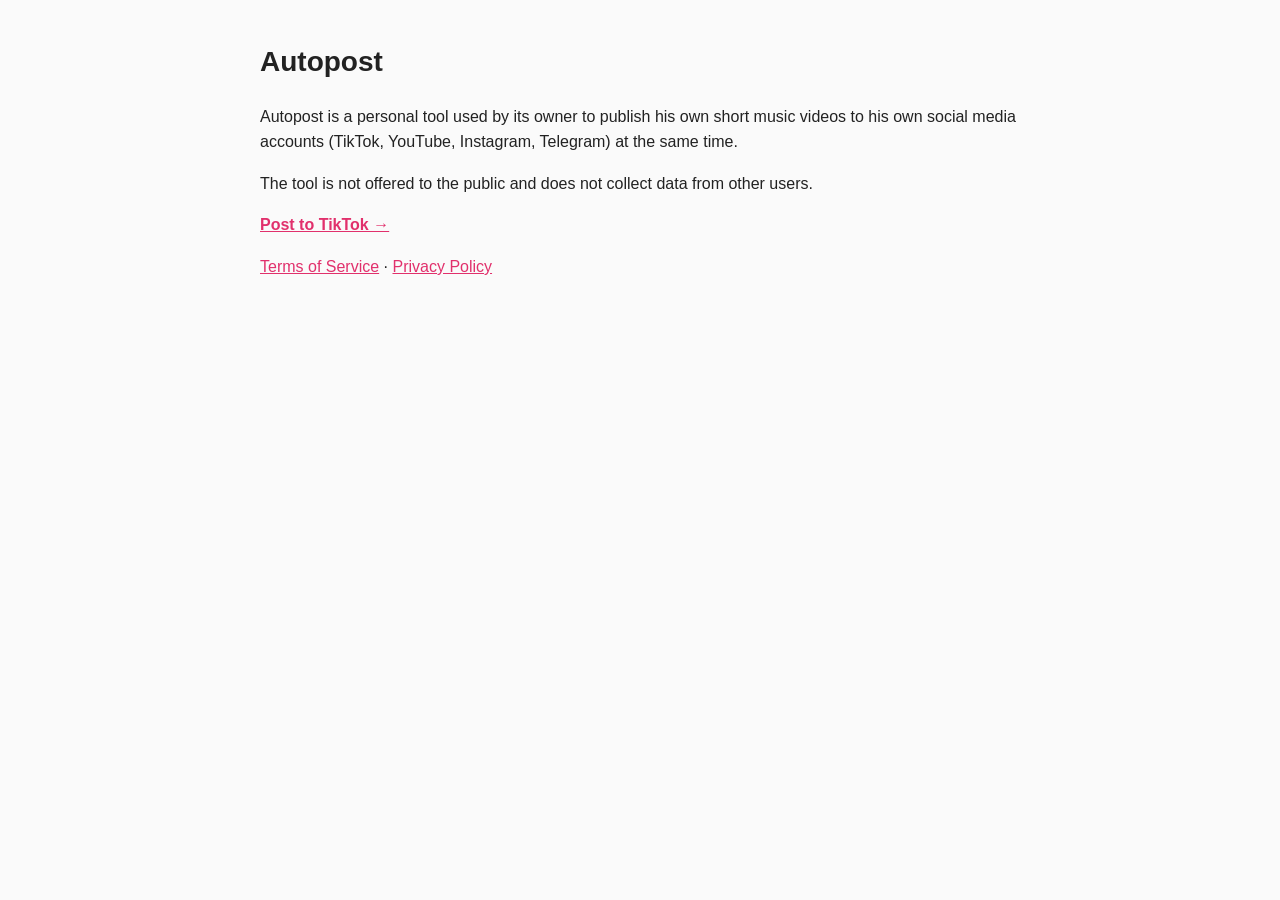
<file: index.html>
<!doctype html><html lang="en"><head><meta charset="utf-8"><meta name="viewport" content="width=device-width,initial-scale=1">
<title>Autopost</title><link rel="stylesheet" href="style.css"></head><body>
<h1>Autopost</h1>
<p>Autopost is a personal tool used by its owner to publish his own short music videos to his own social media accounts (TikTok, YouTube, Instagram, Telegram) at the same time.</p>
<p>The tool is not offered to the public and does not collect data from other users.</p>
<p><a href="post.html"><b>Post to TikTok →</b></a></p>
<p><a href="terms.html">Terms of Service</a> · <a href="privacy.html">Privacy Policy</a></p>

</body></html>
</file>
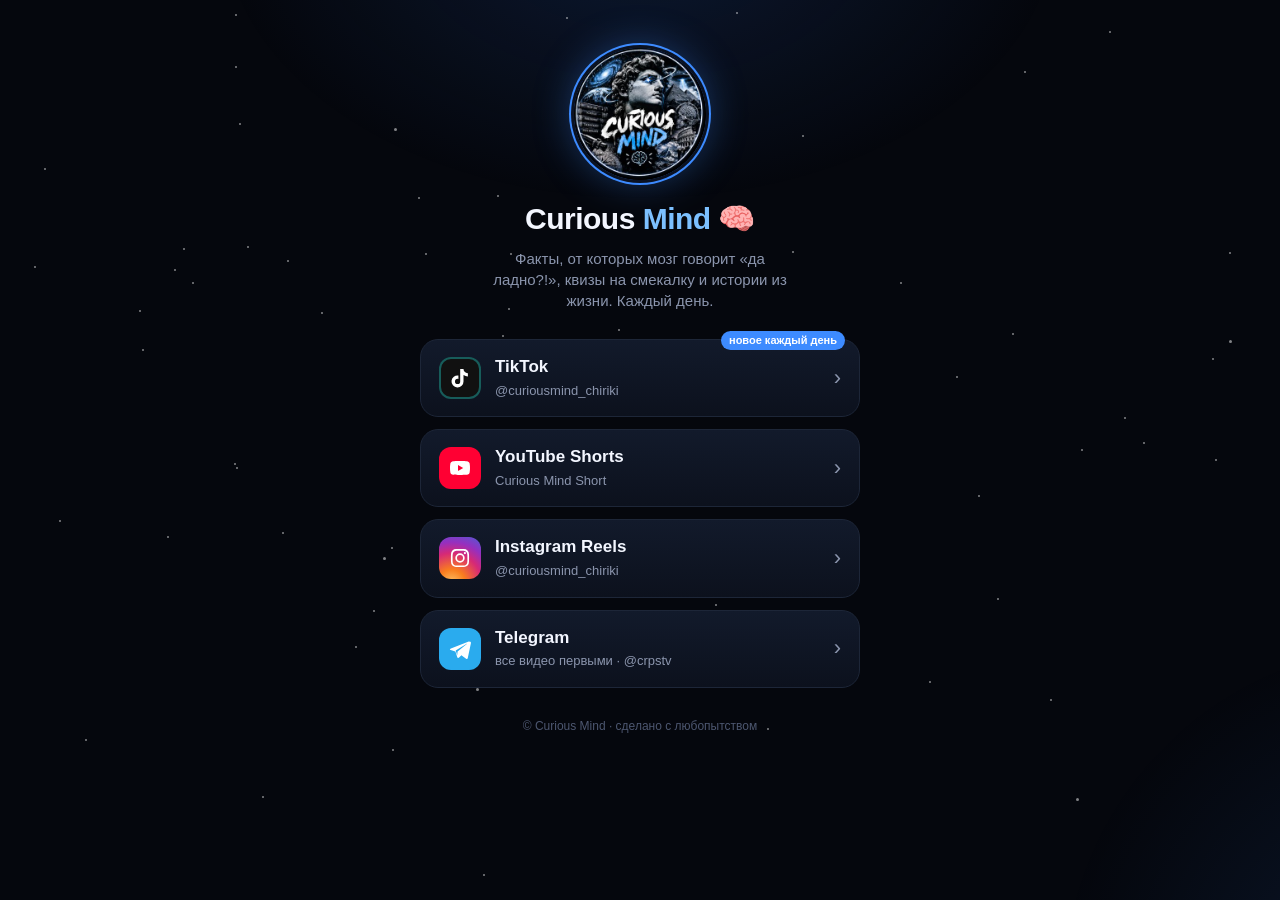
<file: cm/index.html>
<!doctype html>
<html lang="ru">
<head>
<meta charset="utf-8">
<meta name="viewport" content="width=device-width,initial-scale=1,viewport-fit=cover">
<title>Curious Mind</title>
<meta name="description" content="Факты, от которых мозг говорит «да ладно?!», квизы и истории из жизни. Каждый день.">
<meta property="og:title" content="Curious Mind 🧠">
<meta property="og:description" content="Факты, квизы и истории из жизни — каждый день. Выбирай, где смотреть.">
<meta property="og:image" content="https://zxcmd-qq.github.io/cm/ava.jpg">
<meta name="theme-color" content="#05070d">
<link rel="icon" href="ava.jpg">
<link rel="apple-touch-icon" href="ava.jpg">
<style>
  :root{--bg:#05070d;--card:#0e1320;--line:#1d2638;--txt:#f3f6ff;--mut:#8b95ad;--blue:#3d8bff;--blue2:#7cc0ff}
  *{box-sizing:border-box;-webkit-tap-highlight-color:transparent}
  html,body{margin:0;min-height:100%;background:var(--bg);color:var(--txt);font:16px/1.4 -apple-system,BlinkMacSystemFont,"SF Pro Text","Segoe UI",Roboto,sans-serif}
  body{display:flex;justify-content:center;padding:calc(env(safe-area-inset-top) + 48px) 16px calc(env(safe-area-inset-bottom) + 32px);overflow-x:hidden}
  /* звёзды и свечение */
  .sky{position:fixed;inset:0;pointer-events:none;z-index:0;
    background:radial-gradient(600px 400px at 50% -80px,#1b3d7a55,transparent 70%),radial-gradient(500px 500px at 110% 110%,#3d8bff1f,transparent 70%)}
  .sky i{position:absolute;width:2px;height:2px;border-radius:50%;background:#fff;opacity:.5;animation:tw 4s infinite ease-in-out}
  @keyframes tw{50%{opacity:.08}}
  main{position:relative;z-index:1;width:100%;max-width:440px;text-align:center}
  .ava{width:132px;height:132px;border-radius:50%;display:block;margin:0 auto 18px;box-shadow:0 0 0 3px #0b1222,0 0 0 5px var(--blue),0 0 40px #3d8bff66;animation:float 6s ease-in-out infinite}
  @keyframes float{50%{transform:translateY(-6px)}}
  h1{margin:0;font-size:30px;font-weight:900;letter-spacing:-.5px}
  h1 b{color:var(--blue2)}
  .sub{color:var(--mut);margin:8px auto 28px;max-width:320px;font-size:15px}
  .links{display:flex;flex-direction:column;gap:12px}
  a.btn{position:relative;display:flex;align-items:center;gap:14px;padding:15px 18px;border-radius:18px;text-decoration:none;color:var(--txt);
    background:linear-gradient(180deg,#121a2b,#0c111d);border:1px solid var(--line);transition:transform .15s,border-color .15s,box-shadow .15s;opacity:0;animation:in .5s ease forwards}
  a.btn:hover,a.btn:active{transform:translateY(-2px) scale(1.01);border-color:var(--c);box-shadow:0 8px 30px -10px var(--c)}
  @keyframes in{from{opacity:0;transform:translateY(10px)}to{opacity:1;transform:none}}
  .ic{width:42px;height:42px;border-radius:12px;display:grid;place-items:center;flex:none;background:var(--c)}
  .ic svg{width:24px;height:24px;fill:#fff}
  .t{flex:1;text-align:left;min-width:0}
  .t b{display:block;font-size:17px}
  .t span{color:var(--mut);font-size:13px}
  .arr{color:var(--mut);font-size:22px}
  .tag{position:absolute;top:-9px;right:14px;background:var(--blue);color:#fff;font-size:11px;font-weight:700;padding:2px 8px;border-radius:99px}
  footer{margin-top:30px;color:#4d5770;font-size:12px}
</style>
</head>
<body>
<div class="sky" id="sky"></div>
<main>
  <img class="ava" src="ava.jpg" alt="Curious Mind">
  <h1>Curious <b>Mind</b> 🧠</h1>
  <p class="sub">Факты, от которых мозг говорит «да ладно?!», квизы на смекалку и истории из жизни. Каждый день.</p>
  <nav class="links">
    <a class="btn" style="--c:#fe2c55;animation-delay:.05s" href="https://www.tiktok.com/@curiousmind_chiriki" target="_blank" rel="noopener">
      <span class="ic" style="background:#111;box-shadow:inset 0 0 0 2px #25f4ee55"><svg viewBox="0 0 24 24"><path d="M16.6 5.8A4.3 4.3 0 0 1 15.5 3h-3.3v12.4a2.6 2.6 0 1 1-2.6-2.6c.3 0 .5 0 .8.1V9.5a6 6 0 1 0 5.1 5.9V9.1a7.6 7.6 0 0 0 4.4 1.4V7.2a4.3 4.3 0 0 1-3.3-1.4z"/></svg></span>
      <span class="t"><b>TikTok</b><span>@curiousmind_chiriki</span></span><span class="arr">›</span>
      <span class="tag">новое каждый день</span>
    </a>
    <a class="btn" style="--c:#ff0033;animation-delay:.12s" href="https://www.youtube.com/channel/UCJhS8pn5LqPRJ_EqvW3Sm-g?sub_confirmation=1" target="_blank" rel="noopener">
      <span class="ic"><svg viewBox="0 0 24 24"><path d="M21.6 7.2a2.5 2.5 0 0 0-1.8-1.8C18.2 5 12 5 12 5s-6.2 0-7.8.4A2.5 2.5 0 0 0 2.4 7.2 26 26 0 0 0 2 12a26 26 0 0 0 .4 4.8 2.5 2.5 0 0 0 1.8 1.8C5.8 19 12 19 12 19s6.2 0 7.8-.4a2.5 2.5 0 0 0 1.8-1.8A26 26 0 0 0 22 12a26 26 0 0 0-.4-4.8zM10 15V9l5.2 3z"/></svg></span>
      <span class="t"><b>YouTube Shorts</b><span>Curious Mind Short</span></span><span class="arr">›</span>
    </a>
    <a class="btn" style="--c:#e1306c;animation-delay:.19s" href="https://www.instagram.com/curiousmind_chiriki" target="_blank" rel="noopener">
      <span class="ic" style="background:radial-gradient(circle at 30% 110%,#fdc468 0%,#fa7e1e 25%,#d62976 55%,#962fbf 75%,#4f5bd5 100%)"><svg viewBox="0 0 24 24"><path d="M12 7.3A4.7 4.7 0 1 0 16.7 12 4.7 4.7 0 0 0 12 7.3zm0 7.7a3 3 0 1 1 3-3 3 3 0 0 1-3 3zm6-7.9a1.1 1.1 0 1 1-1.1-1.1A1.1 1.1 0 0 1 18 7.1zM21 8.2a5.4 5.4 0 0 0-1.5-3.8A5.4 5.4 0 0 0 15.8 3C14.3 2.9 9.7 2.9 8.2 3a5.4 5.4 0 0 0-3.8 1.4A5.4 5.4 0 0 0 3 8.2c-.1 1.5-.1 6.1 0 7.6a5.4 5.4 0 0 0 1.4 3.8A5.4 5.4 0 0 0 8.2 21c1.5.1 6.1.1 7.6 0a5.4 5.4 0 0 0 3.8-1.4 5.4 5.4 0 0 0 1.4-3.8c.1-1.5.1-6.1 0-7.6zm-2 9.3a3.1 3.1 0 0 1-1.7 1.7c-1.2.5-4 .4-5.3.4s-4.1.1-5.3-.4a3.1 3.1 0 0 1-1.7-1.7c-.5-1.2-.4-4-.4-5.3s-.1-4.1.4-5.3a3.1 3.1 0 0 1 1.7-1.7C8 4.7 10.7 4.8 12 4.8s4.1-.1 5.3.4a3.1 3.1 0 0 1 1.7 1.7c.5 1.2.4 4 .4 5.3s.1 4.1-.4 5.3z"/></svg></span>
      <span class="t"><b>Instagram Reels</b><span>@curiousmind_chiriki</span></span><span class="arr">›</span>
    </a>
    <a class="btn" style="--c:#2aabee;animation-delay:.26s" href="https://t.me/crpstv" target="_blank" rel="noopener">
      <span class="ic"><svg viewBox="0 0 24 24"><path d="M21.4 4.3 2.9 11.4c-1.3.5-1.3 1.2-.2 1.6l4.7 1.5 1.8 5.6c.2.6.4.8.9.8s.7-.2 1-.5l2.3-2.2 4.7 3.5c.9.5 1.5.2 1.7-.8l3.1-14.6c.3-1.3-.5-1.9-1.5-1.4zM9.6 14.4l-.4 3.9-1.5-4.7 10.6-6.7c.5-.3.9-.1.5.2z"/></svg></span>
      <span class="t"><b>Telegram</b><span>все видео первыми · @crpstv</span></span><span class="arr">›</span>
    </a>
  </nav>
  <footer>© Curious Mind · сделано с любопытством</footer>
</main>
<script>
  const sky = document.getElementById('sky');
  for (let i = 0; i < 70; i++) {
    const s = document.createElement('i');
    s.style.left = Math.random() * 100 + '%'; s.style.top = Math.random() * 100 + '%';
    s.style.animationDelay = (Math.random() * 4).toFixed(2) + 's';
    const z = Math.random() < .15 ? 3 : 2; s.style.width = s.style.height = z + 'px';
    sky.appendChild(s);
  }
</script>
</body>
</html>
</file>
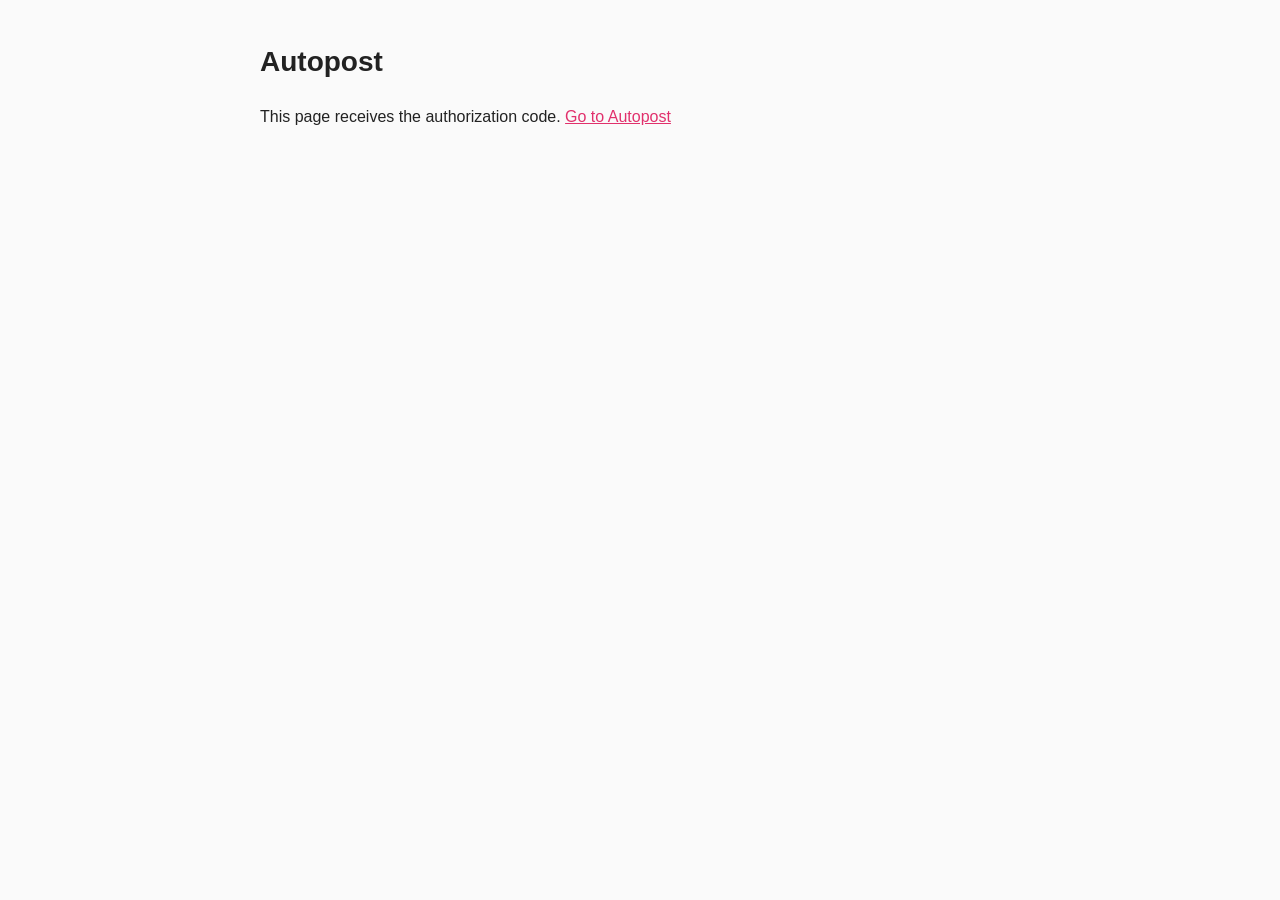
<file: callback.html>
<!doctype html><html lang="en"><head><meta charset="utf-8"><meta name="viewport" content="width=device-width,initial-scale=1">
<title>Autopost — authorization</title><link rel="stylesheet" href="style.css"></head><body>
<h1>Autopost</h1>
<div id="box"></div>
<script>
const p = new URLSearchParams(location.search);
const code = p.get("code"), err = p.get("error_description") || p.get("error"), state = p.get("state");
const box = document.getElementById("box");
if (code && state && state.startsWith("post")) {
  sessionStorage.setItem("tt_code", code);
  location.replace("post.html");
} else if (code) {
  box.innerHTML = '<p>✅ Authorized. Copy the code:</p>' +
    '<textarea id="c" rows="4" style="width:100%;font-size:14px" readonly></textarea>' +
    '<p><button id="b" style="font-size:16px;padding:8px 16px">Copy</button> <span id="ok"></span></p>';
  document.getElementById("c").value = code;
  document.getElementById("b").onclick = async () => {
    await navigator.clipboard.writeText(code); document.getElementById("ok").textContent = "Copied ✔︎";
  };
} else if (err) {
  box.textContent = "Error: " + err;
} else {
  box.innerHTML = 'This page receives the authorization code. <a href="post.html">Go to Autopost</a>';
}
</script>
</body></html>
</file>
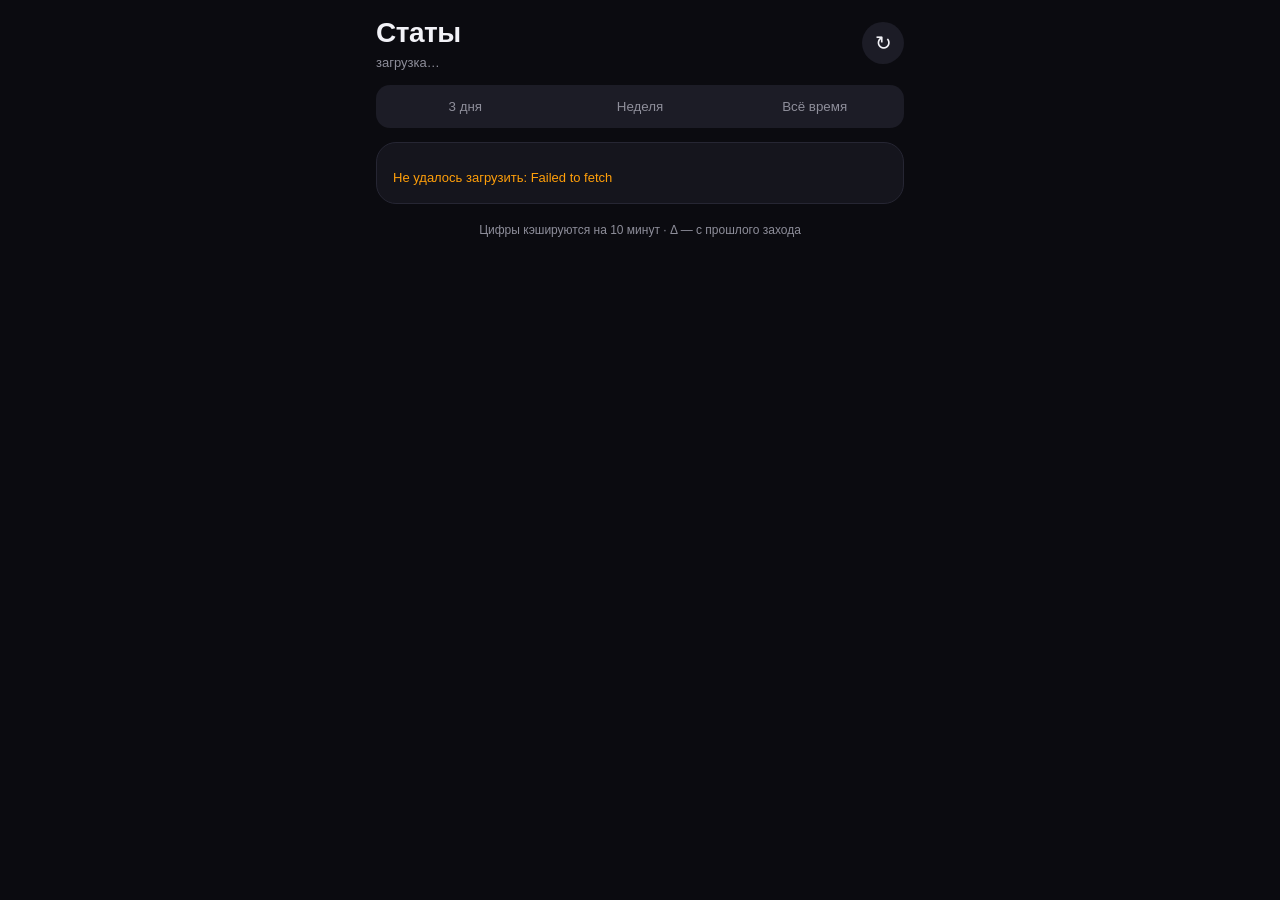
<file: dash.html>
<!doctype html>
<html lang="ru">
<head>
<meta charset="utf-8">
<meta name="viewport" content="width=device-width,initial-scale=1,viewport-fit=cover">
<meta name="apple-mobile-web-app-capable" content="yes">
<meta name="mobile-web-app-capable" content="yes">
<meta name="apple-mobile-web-app-status-bar-style" content="black-translucent">
<meta name="apple-mobile-web-app-title" content="Статы">
<meta name="theme-color" content="#0b0b10">
<link rel="apple-touch-icon" href="dash-icon.png">
<link rel="manifest" href="dash.webmanifest">
<title>Статы</title>
<style>
  :root{
    --bg:#0b0b10; --card:#15151d; --card2:#1c1c26; --line:#262633; --txt:#f2f2f7; --mut:#8e8e9a;
    --up:#34c759; --down:#ff453a;
    --yt:#ff3b30; --tg:#2aabee; --ig:#e1306c; --tt:#25f4ee;
  }
  *{box-sizing:border-box;-webkit-tap-highlight-color:transparent}
  html,body{margin:0;background:var(--bg);color:var(--txt);font:16px/1.35 -apple-system,BlinkMacSystemFont,"SF Pro Text","Segoe UI",sans-serif}
  body{padding:calc(env(safe-area-inset-top) + 14px) 16px calc(env(safe-area-inset-bottom) + 24px);max-width:560px;margin:0 auto;overscroll-behavior-y:contain}
  header{display:flex;align-items:center;justify-content:space-between;margin-bottom:14px}
  h1{font-size:28px;font-weight:800;margin:0;letter-spacing:-.5px}
  .upd{color:var(--mut);font-size:13px;margin-top:2px}
  .btn{border:0;background:var(--card2);color:var(--txt);width:42px;height:42px;border-radius:50%;font-size:20px;display:grid;place-items:center}
  .btn.spin span{display:inline-block;animation:sp 1s linear infinite}
  @keyframes sp{to{transform:rotate(360deg)}}
  .hero{background:linear-gradient(135deg,#2a1b4d,#16162a 55%,#0f2833);border-radius:24px;padding:20px;margin-bottom:14px;position:relative;overflow:hidden}
  .hero .lbl{color:#c9c6e8;font-size:13px;text-transform:uppercase;letter-spacing:.08em}
  .hero .big{font-size:46px;font-weight:800;letter-spacing:-1.5px;margin:4px 0 2px}
  .delta{font-size:14px;font-weight:600}
  .delta.up{color:var(--up)} .delta.down{color:var(--down)} .delta.zero{color:var(--mut)}
  .vrow{display:flex;align-items:flex-end;justify-content:space-between;margin-top:14px;padding-top:12px;border-top:1px solid #ffffff1f}
  .hero .mid{font-size:28px;font-weight:800;letter-spacing:-.8px;margin-top:2px}
  .bars{display:flex;height:8px;border-radius:6px;overflow:hidden;margin-top:14px;background:#ffffff14}
  .bars i{display:block;height:100%}
  .legend{display:flex;gap:12px;flex-wrap:wrap;margin-top:8px;font-size:12px;color:#c9c6e8}
  .legend b{display:inline-block;width:8px;height:8px;border-radius:50%;margin-right:5px}
  .card{background:var(--card);border-radius:20px;padding:16px;margin-bottom:12px;border:1px solid var(--line)}
  .top{display:flex;align-items:center;gap:12px}
  .ico{width:40px;height:40px;border-radius:12px;display:grid;place-items:center;font-size:20px;flex:none;color:#fff;font-weight:800}
  .ava{width:40px;height:40px;border-radius:50%;object-fit:cover;flex:none;background:var(--card2)}
  .name{font-weight:700;font-size:16px;white-space:nowrap;overflow:hidden;text-overflow:ellipsis}
  .plat{color:var(--mut);font-size:13px}
  .grow{flex:1;min-width:0}
  .open{color:var(--mut);text-decoration:none;font-size:22px;padding:4px 2px}
  .nums{display:grid;grid-template-columns:repeat(3,1fr);gap:8px;margin-top:14px}
  .num{background:var(--card2);border-radius:14px;padding:10px}
  .num .v{font-size:20px;font-weight:800;letter-spacing:-.3px}
  .num .k{font-size:12px;color:var(--mut)}
  .num .d{font-size:12px;font-weight:600}
  .recent{display:flex;gap:10px;overflow-x:auto;margin:14px 0 0;padding:0 0 2px;scroll-snap-type:x mandatory;scrollbar-width:none}
  .recent::-webkit-scrollbar{display:none}
  .post{flex:none;width:118px;scroll-snap-align:start;text-decoration:none;color:var(--txt)}
  .post .th{width:118px;height:160px;border-radius:12px;background:var(--card2) center/cover no-repeat;position:relative}
  .post .th span{position:absolute;left:6px;bottom:6px;background:#000a;border-radius:8px;padding:2px 7px;font-size:12px;font-weight:700}
  .post .t{font-size:12px;color:var(--mut);margin-top:5px;display:-webkit-box;-webkit-line-clamp:2;-webkit-box-orient:vertical;overflow:hidden}
  .err{color:#ff9f0a;font-size:13px;margin-top:10px}
  .off{opacity:.55}
  .foot{color:var(--mut);font-size:12px;text-align:center;margin-top:18px}
  .seg{display:flex;background:var(--card2);border-radius:14px;padding:4px;margin-bottom:14px;gap:4px}
  .seg button{flex:1;border:0;background:none;color:var(--mut);font:600 14px/1 inherit;font-family:inherit;padding:10px 4px;border-radius:10px}
  .seg button.on{background:var(--card);color:var(--txt);box-shadow:0 1px 4px #0006}
  .empty{color:var(--mut);font-size:13px;margin-top:12px}
  .skel{background:linear-gradient(90deg,var(--card) 0%,var(--card2) 50%,var(--card) 100%);background-size:200% 100%;animation:sk 1.2s infinite;border-radius:20px;height:150px;margin-bottom:12px}
  @keyframes sk{to{background-position:-200% 0}}
</style>
</head>
<body>
<header>
  <div><h1>Статы</h1><div class="upd" id="upd">загрузка…</div></div>
  <button class="btn" id="ref" aria-label="Обновить"><span>↻</span></button>
</header>
<div class="seg" id="seg">
  <button data-p="3">3 дня</button><button data-p="7">Неделя</button><button data-p="0">Всё время</button>
</div>
<div id="app"><div class="skel"></div><div class="skel"></div><div class="skel"></div></div>
<div class="foot">Цифры кэшируются на 10 минут · Δ — с прошлого захода</div>

<script src="config.js"></script>
<script>
const W = (window.AUTOPOST && window.AUTOPOST.WORKER || "").replace(/\/$/, "");
const URL_ = (W.startsWith("http") ? W : "https://" + W) + "/stats";
const PL = {
  youtube:   { name: "YouTube",   c: "var(--yt)", i: "▶", k: ["Подписчики", "Просмотры", "Видео"], f: ["followers", "views", "posts"] },
  telegram:  { name: "Telegram",  c: "var(--tg)", i: "✈", k: ["Подписчики"], f: ["followers"] },
  tiktok:    { name: "TikTok",    c: "var(--tt)", i: "♪", k: ["Подписчики", "Просмотры", "Лайки"], f: ["followers", "views", "likes"] },
  instagram: { name: "Instagram", c: "var(--ig)", i: "◎", k: ["Подписчики", "Просмотры", "Публикации"], f: ["followers", "views", "posts"] },
};
const fmt = n => n == null || isNaN(n) ? "—" : n >= 1e6 ? (n / 1e6).toFixed(n >= 1e7 ? 0 : 1).replace(".0", "") + "M"
  : n >= 1e4 ? (n / 1e3).toFixed(n >= 1e5 ? 0 : 1).replace(".0", "") + "K" : n.toLocaleString("ru-RU");
const esc = s => String(s ?? "").replace(/[&<>"']/g, c => ({ "&": "&amp;", "<": "&lt;", ">": "&gt;", '"': "&quot;", "'": "&#39;" }[c]));
function ago(iso) {
  const m = Math.round((Date.now() - new Date(iso)) / 60000);
  return m < 1 ? "только что" : m < 60 ? m + " мин назад" : m < 1440 ? Math.round(m / 60) + " ч назад" : Math.round(m / 1440) + " дн назад";
}
function load(k) { try { return JSON.parse(localStorage.getItem(k) || "null"); } catch { return null; } }
function save(k, v) { try { localStorage.setItem(k, JSON.stringify(v)); } catch {} }
function delta(cur, prev) {
  if (prev == null || cur == null) return "";
  const d = cur - prev;
  return `<div class="d delta ${d > 0 ? "up" : d < 0 ? "down" : "zero"}">${d > 0 ? "▲ +" + fmt(d) : d < 0 ? "▼ −" + fmt(-d) : "· 0"}</div>`;
}

let PERIOD = +(load("period") ?? 0);
const PNAME = { 3: "за 3 дня", 7: "за неделю" };
function inPeriod(d) {                       // видео платформы за выбранный период
  const list = d.all || d.recent || [];
  if (!PERIOD) return list;
  const from = Date.now() - PERIOD * 864e5;
  return list.filter(r => r.date && new Date(r.date) >= from);
}
const sum = (l, f) => l.some(r => r[f] != null) ? l.reduce((a, r) => a + (r[f] || 0), 0) : null;
function renderPeriod(data) {
  const app = document.getElementById("app");
  const pn = PNAME[PERIOD];
  let html = "", total = 0, views = 0, cnt = 0, parts = [];
  for (const [id, p] of Object.entries(PL)) {
    const d = data[id];
    if (!d || d.error) continue;
    if (d.followers != null) total += d.followers;
    const l = inPeriod(d), v = sum(l, "views");
    cnt += l.length;
    if (v != null) { views += v; parts.push([p.c, v, p.name]); }
  }
  html += `<div class="hero"><div class="lbl">Просмотры ${pn}</div><div class="big">${fmt(views)}</div>
    <div class="delta zero">новых видео ${pn}: ${cnt} · подписчиков всего ${fmt(total)}</div>
    <div class="bars">${parts.map(([c, v]) => `<i style="width:${views ? v / views * 100 : 0}%;background:${c}"></i>`).join("")}</div>
    <div class="legend">${parts.map(([c, v, n]) => `<span><b style="background:${c}"></b>${n} 👁 ${fmt(v)}</span>`).join("")}</div></div>`;
  for (const [id, p] of Object.entries(PL)) {
    const d = data[id];
    if (!d) continue;
    html += `<div class="card"><div class="top">
      ${d.avatar ? `<img class="ava" src="${esc(d.avatar)}" alt="">` : `<div class="ico" style="background:${p.c}">${p.i}</div>`}
      <div class="grow"><div class="name">${esc(d.title || p.name)}</div><div class="plat" style="color:${p.c}">${p.name}</div></div>
      ${d.url ? `<a class="open" href="${esc(d.url)}" target="_blank" rel="noopener">›</a>` : ""}</div>`;
    if (d.error) { html += `<div class="err">⚠️ ${esc(d.error)}</div></div>`; continue; }
    if (id === "telegram") {
      html += `<div class="nums" style="grid-template-columns:1fr"><div class="num"><div class="v">${fmt(d.followers)}</div><div class="k">Подписчики (всего)</div></div></div></div>`;
      continue;
    }
    const l = inPeriod(d), v = sum(l, "views");
    const nums = [[fmt(l.length), "Видео " + pn], [fmt(v), "Просмотры"], [fmt(sum(l, "likes")), "Лайки"]];
    html += `<div class="nums">` + nums.map(([x, k]) => `<div class="num"><div class="v">${x}</div><div class="k">${k}</div></div>`).join("") + `</div>`;
    html += l.length ? posts([...l].sort((a, b) => (b.views ?? b.likes ?? 0) - (a.views ?? a.likes ?? 0)))
                     : `<div class="empty">Нет видео ${pn}</div>`;
    html += `</div>`;
  }
  app.innerHTML = html;
  document.getElementById("upd").textContent = "обновлено " + ago(data.updated);
}
function posts(l) {
  return `<div class="recent">` + l.slice(0, 40).map(r => `<a class="post" href="${esc(r.url)}" target="_blank" rel="noopener">
        <div class="th" style="background-image:url('${esc(r.thumb || "")}')"><span>${r.views != null ? "👁 " + fmt(r.views) : "♥ " + fmt(r.likes)}</span></div>
        <div class="t">${esc(r.title || "без подписи")}</div></a>`).join("") + `</div>`;
}
function render(data) {
  document.querySelectorAll("#seg button").forEach(b => b.classList.toggle("on", +b.dataset.p === PERIOD));
  if (PERIOD) return renderPeriod(data);
  const prev = load("stats_prev") || {};
  const app = document.getElementById("app");
  let html = "", total = 0, prevTotal = 0, hasPrev = false, parts = [];
  let views = 0, prevViews = 0, hasPrevV = false;
  for (const id of Object.keys(PL)) {
    const d = data[id];
    if (d && !d.error && d.views != null) {
      views += d.views; parts.push([PL[id].c, d.views, PL[id].name]);
      if (prev[id] && prev[id].views != null) { prevViews += prev[id].views; hasPrevV = true; } else prevViews += d.views;
    }
  }
  for (const [id, p] of Object.entries(PL)) {
    const d = data[id];
    if (d && !d.error && d.followers != null) {
      total += d.followers;
      if (prev[id] && prev[id].followers != null) { prevTotal += prev[id].followers; hasPrev = true; } else prevTotal += d.followers;
    }
  }
  const td = total - prevTotal;
  html += `<div class="hero"><div class="lbl">Всего подписчиков</div><div class="big">${fmt(total)}</div>
    ${hasPrev ? `<div class="delta ${td > 0 ? "up" : td < 0 ? "down" : "zero"}">${td > 0 ? "▲ +" + fmt(td) : td < 0 ? "▼ −" + fmt(-td) : "без изменений"} с прошлого раза</div>` : `<div class="delta zero">первый заход — дальше покажу прирост</div>`}
    <div class="vrow"><div><div class="lbl">Всего просмотров</div><div class="mid">${fmt(views)}</div></div>
      ${hasPrevV ? `<div class="delta ${views - prevViews > 0 ? "up" : "zero"}">${views - prevViews > 0 ? "▲ +" + fmt(views - prevViews) : "без изменений"}</div>` : ""}</div>
    <div class="bars">${parts.map(([c, v]) => `<i style="width:${views ? v / views * 100 : 0}%;background:${c}"></i>`).join("")}</div>
    <div class="legend">${parts.map(([c, v, n]) => `<span><b style="background:${c}"></b>${n} 👁 ${fmt(v)}</span>`).join("")}</div></div>`;

  for (const [id, p] of Object.entries(PL)) {
    const d = data[id];
    if (!d) { html += `<div class="card off"><div class="top"><div class="ico" style="background:${p.c}">${p.i}</div><div class="grow"><div class="name">${p.name}</div><div class="plat">не подключён</div></div></div></div>`; continue; }
    const pv = prev[id] || {};
    html += `<div class="card"><div class="top">
      ${d.avatar ? `<img class="ava" src="${esc(d.avatar)}" alt="">` : `<div class="ico" style="background:${p.c}">${p.i}</div>`}
      <div class="grow"><div class="name">${esc(d.title || p.name)}</div><div class="plat" style="color:${p.c}">${p.name}</div></div>
      ${d.url ? `<a class="open" href="${esc(d.url)}" target="_blank" rel="noopener">›</a>` : ""}</div>`;
    if (d.error) { html += `<div class="err">⚠️ ${esc(d.error)}</div></div>`; continue; }
    const fl = p.f.map((f, i) => [f, p.k[i]]).filter(([f]) => !(f === "views" && d.views == null));
    html += `<div class="nums" style="grid-template-columns:repeat(${fl.length},1fr)">` +
      fl.map(([f, k]) => `<div class="num"><div class="v">${fmt(d[f])}</div><div class="k">${k}</div>${delta(d[f], pv[f])}</div>`).join("") + `</div>`;
    const al = d.all || d.recent || [];
    if (al.length) html += posts(al);
    html += `</div>`;
  }
  app.innerHTML = html;
  document.getElementById("upd").textContent = "обновлено " + ago(data.updated);
}

async function refresh(force) {
  const b = document.getElementById("ref"); b.classList.add("spin");
  try {
    const r = await fetch(URL_ + (force ? "?fresh=1" : ""), { cache: "no-store" });
    const data = await r.json();
    const cached = load("stats_last");
    // «прошлый раз» = последний снимок старше 30 минут, чтобы прирост не обнулялся при каждом обновлении
    if (cached && (!load("stats_prev_t") || Date.now() - load("stats_prev_t") > 30 * 60e3)) {
      save("stats_prev", cached); save("stats_prev_t", Date.now());
    }
    save("stats_last", data);
    render(data);
  } catch (e) {
    const cached = load("stats_last");
    if (cached) { render(cached); document.getElementById("upd").textContent = "нет сети · показаны старые цифры"; }
    else document.getElementById("app").innerHTML = `<div class="card"><div class="err">Не удалось загрузить: ${esc(e.message)}</div></div>`;
  } finally { b.classList.remove("spin"); }
}
document.querySelectorAll("#seg button").forEach(b => b.onclick = () => {
  PERIOD = +b.dataset.p; save("period", PERIOD);
  const c = load("stats_last"); if (c) render(c);
});
document.getElementById("ref").onclick = () => refresh(true);
const c0 = load("stats_last"); if (c0) render(c0);
refresh(false);
document.addEventListener("visibilitychange", () => { if (!document.hidden) refresh(false); });
</script>
</body>
</html>
</file>
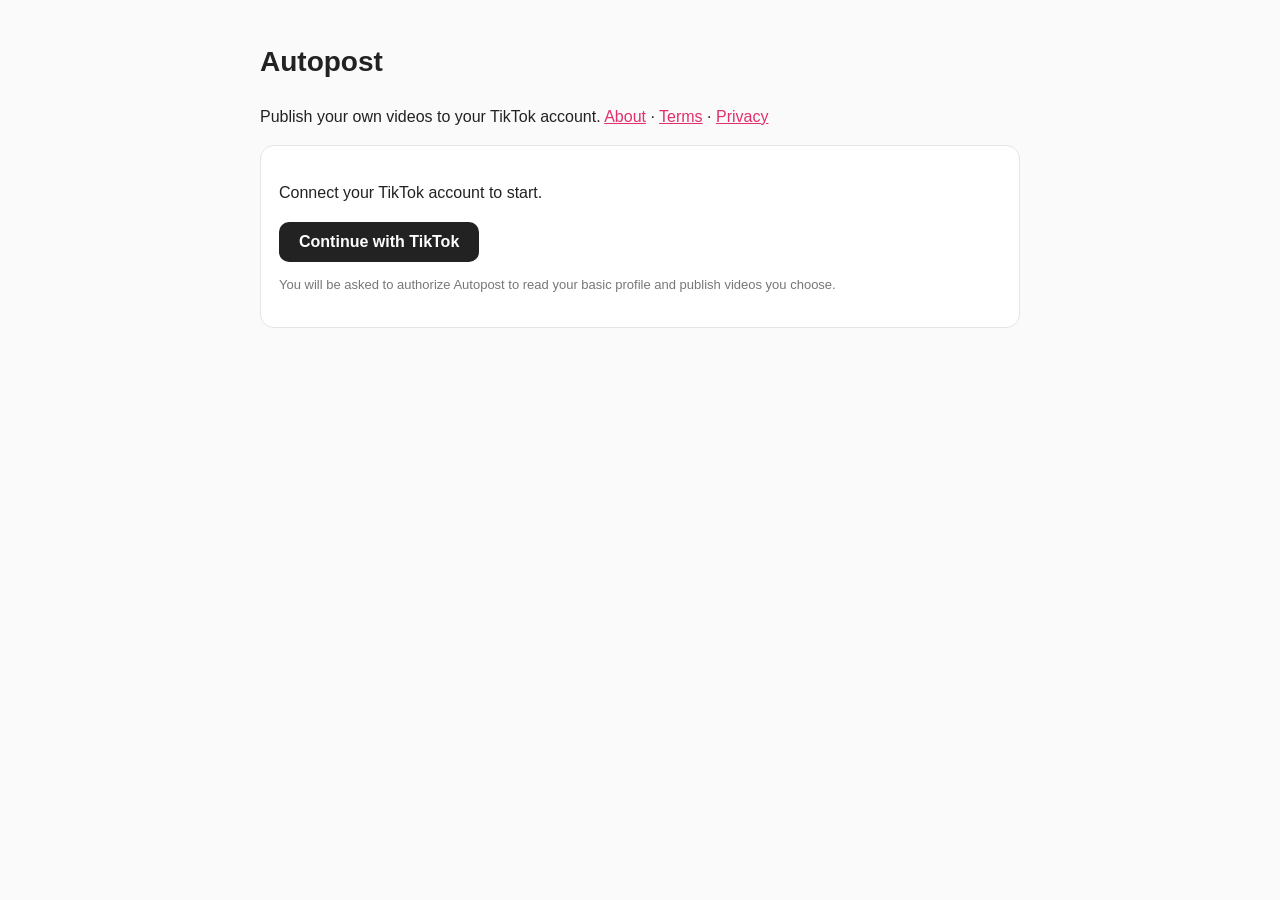
<file: post.html>
<!doctype html>
<html lang="en">
<head>
<meta charset="utf-8">
<meta name="viewport" content="width=device-width,initial-scale=1">
<title>Autopost — Post to TikTok</title>
<link rel="stylesheet" href="style.css">
<style>
  .card{background:#fff;border:1px solid #e5e5e5;border-radius:14px;padding:18px;margin:16px 0}
  .row{display:flex;gap:12px;align-items:center;flex-wrap:wrap}
  .btn{background:#fe2c55;color:#fff;border:0;border-radius:10px;padding:11px 20px;font-size:16px;font-weight:600;cursor:pointer}
  .btn:disabled{background:#f3a3b3;cursor:not-allowed}
  .btn.sec{background:#222}
  .avatar{width:48px;height:48px;border-radius:50%;object-fit:cover;background:#eee}
  label.blk{display:block;font-weight:600;margin:14px 0 6px}
  select,textarea,input[type=file]{width:100%;font:inherit;padding:9px;border:1px solid #ccc;border-radius:8px;box-sizing:border-box}
  video{max-width:100%;max-height:420px;border-radius:10px;background:#000;display:block;margin-top:10px}
  .tog{display:flex;align-items:center;gap:8px;margin:6px 0}
  .hint{font-size:13px;color:#777}
  .err{color:#c00}.ok{color:#0a7d2c}
  .hidden{display:none}
</style>
</head>
<body>
<h1>Autopost</h1>
<p>Publish your own videos to your TikTok account. <a href="index.html">About</a> · <a href="terms.html">Terms</a> · <a href="privacy.html">Privacy</a></p>

<div class="card" id="login">
  <p>Connect your TikTok account to start.</p>
  <button class="btn sec" id="btnLogin">Continue with TikTok</button>
  <p class="hint">You will be asked to authorize Autopost to read your basic profile and publish videos you choose.</p>
</div>

<div id="app" class="hidden">
  <div class="card row" id="account">
    <img class="avatar" id="avatar" alt="">
    <div><b id="nick"></b><br><span class="hint">Posting to this TikTok account</span></div>
    <span style="flex:1"></span>
    <button class="btn sec" id="btnLogout">Disconnect</button>
  </div>

  <div class="card">
    <label class="blk">1. Choose a video</label>
    <input type="file" id="file" accept="video/mp4,video/quicktime,video/webm">
    <div class="hint" id="fileInfo"></div>
    <video id="preview" controls class="hidden"></video>

    <label class="blk" for="caption">2. Caption</label>
    <textarea id="caption" rows="4" maxlength="2200" placeholder="Write a caption with #hashtags"></textarea>
    <div class="hint"><span id="capLen">0</span>/2200</div>

    <label class="blk" for="privacy">3. Who can view this video</label>
    <select id="privacy"><option value="" selected disabled>Select privacy…</option></select>

    <label class="blk">4. Allow users to</label>
    <div class="tog"><input type="checkbox" id="allowComment"><label for="allowComment">Comment</label></div>
    <div class="tog"><input type="checkbox" id="allowDuet"><label for="allowDuet">Duet</label></div>
    <div class="tog"><input type="checkbox" id="allowStitch"><label for="allowStitch">Stitch</label></div>

    <label class="blk">5. Disclose video content</label>
    <div class="tog"><input type="checkbox" id="disclose"><label for="disclose">This video promotes a brand, product or service</label></div>
    <div id="discloseBox" class="hidden" style="margin-left:24px">
      <div class="tog"><input type="checkbox" id="yourBrand"><label for="yourBrand">Your brand — you are promoting yourself or your own business</label></div>
      <div class="tog"><input type="checkbox" id="branded"><label for="branded">Branded content — you are promoting another brand or a third party</label></div>
      <div class="hint" id="discloseHint"></div>
    </div>

    <p class="hint" id="consent">By posting, you agree to TikTok's <a href="https://www.tiktok.com/legal/page/global/music-usage-confirmation/en" target="_blank">Music Usage Confirmation</a>.</p>
    <button class="btn" id="btnPost" disabled>Post to TikTok</button>
    <p id="status"></p>
  </div>
</div>

<script src="config.js"></script>
<script>
const C = window.AUTOPOST, $ = id => document.getElementById(id);
C.WORKER = (/^https?:\/\//.test(C.WORKER) ? C.WORKER : "https://" + C.WORKER).replace(/\/+$/, "");
const REDIRECT = location.origin + "/callback.html";
let token = sessionStorage.getItem("tt_token"), creator = null, file = null, maxDur = 600;

async function api(path, body, method = "POST", extraHeaders = {}) {
  const r = await fetch(C.WORKER + path, {
    method, body: body instanceof Blob ? body : JSON.stringify(body || {}),
    headers: { ...(token ? { Authorization: "Bearer " + token } : {}),
               ...(body instanceof Blob ? {} : { "Content-Type": "application/json" }), ...extraHeaders },
  });
  const d = await r.json().catch(() => ({}));
  if (!r.ok) throw new Error((d.error && (d.error.message || d.error.code || d.error)) || ("HTTP " + r.status));
  return d;
}
function status(msg, cls = "") { $("status").className = cls; $("status").textContent = msg; }

$("btnLogin").onclick = () => {
  const q = new URLSearchParams({ client_key: C.CLIENT_KEY, response_type: "code",
    scope: "user.info.basic,video.publish", redirect_uri: REDIRECT,
    state: "post" + Math.random().toString(36).slice(2) });
  location.href = "https://www.tiktok.com/v2/auth/authorize/?" + q;
};
$("btnLogout").onclick = () => { sessionStorage.removeItem("tt_token"); location.reload(); };

async function init() {
  const code = sessionStorage.getItem("tt_code");
  if (code && !token) {
    sessionStorage.removeItem("tt_code");
    try {
      const d = await api("/token", { code, redirect_uri: REDIRECT });
      token = d.access_token; sessionStorage.setItem("tt_token", token);
    } catch (e) { alert("Login failed: " + e.message); }
  }
  if (!token) return;
  try {
    const d = await api("/creator_info");
    creator = d.data;
  } catch (e) { sessionStorage.removeItem("tt_token"); token = null; alert("Session expired, please log in again."); return; }
  $("login").classList.add("hidden"); $("app").classList.remove("hidden");
  $("avatar").src = creator.creator_avatar_url || "";
  $("nick").textContent = (creator.creator_nickname || "") + (creator.creator_username ? " (@" + creator.creator_username + ")" : "");
  maxDur = creator.max_video_post_duration_sec || 600;
  const names = { PUBLIC_TO_EVERYONE: "Everyone", MUTUAL_FOLLOW_FRIENDS: "Friends", FOLLOWER_OF_CREATOR: "Followers", SELF_ONLY: "Only me" };
  for (const o of creator.privacy_level_options || []) {
    const opt = document.createElement("option"); opt.value = o; opt.textContent = names[o] || o; $("privacy").appendChild(opt);
  }
  for (const [k, id] of [["comment_disabled", "allowComment"], ["duet_disabled", "allowDuet"], ["stitch_disabled", "allowStitch"]]) {
    if (creator[k]) { $(id).disabled = true; $(id).parentElement.title = "Disabled in your TikTok settings"; $(id).parentElement.style.opacity = .5; }
  }
  validate();
}

$("file").onchange = () => {
  file = $("file").files[0] || null; $("fileInfo").textContent = "";
  if (!file) return validate();
  const v = $("preview"); v.src = URL.createObjectURL(file); v.classList.remove("hidden");
  v.onloadedmetadata = () => {
    const mb = (file.size / 1048576).toFixed(1);
    $("fileInfo").textContent = `${file.name} · ${mb} MB · ${v.duration.toFixed(1)} s`;
    if (v.duration > maxDur) { $("fileInfo").innerHTML += ` <span class="err">— too long, max ${maxDur} s for your account</span>`; file = null; }
    if (file && file.size > 64 * 1048576) { $("fileInfo").innerHTML += ' <span class="err">— max 64 MB</span>'; file = null; }
    validate();
  };
};
$("caption").oninput = () => { $("capLen").textContent = $("caption").value.length; };
$("disclose").onchange = () => { $("discloseBox").classList.toggle("hidden", !$("disclose").checked); updateDisclosure(); };
$("yourBrand").onchange = updateDisclosure; $("branded").onchange = updateDisclosure;
$("privacy").onchange = updateDisclosure;

function updateDisclosure() {
  const on = $("disclose").checked, yb = $("yourBrand").checked, bc = $("branded").checked;
  const selfOnly = [...$("privacy").options].find(o => o.value === "SELF_ONLY");
  if (selfOnly) selfOnly.disabled = on && bc;
  if (on && bc && $("privacy").value === "SELF_ONLY") $("privacy").value = "";
  $("discloseHint").textContent = !on ? "" : (bc ? 'Your video will be labeled as "Paid partnership". Branded content can\'t be private.'
    : yb ? 'Your video will be labeled as "Promotional content".' : "Choose at least one option.");
  $("consent").innerHTML = (on && bc)
    ? 'By posting, you agree to TikTok\'s <a href="https://www.tiktok.com/legal/page/global/bc-policy/en" target="_blank">Branded Content Policy</a> and <a href="https://www.tiktok.com/legal/page/global/music-usage-confirmation/en" target="_blank">Music Usage Confirmation</a>.'
    : 'By posting, you agree to TikTok\'s <a href="https://www.tiktok.com/legal/page/global/music-usage-confirmation/en" target="_blank">Music Usage Confirmation</a>.';
  validate();
}
function validate() {
  const disclosureOk = !$("disclose").checked || $("yourBrand").checked || $("branded").checked;
  $("btnPost").disabled = !(token && file && $("privacy").value && disclosureOk);
}

$("btnPost").onclick = async () => {
  $("btnPost").disabled = true;
  try {
    status("Preparing upload…");
    const post_info = {
      title: $("caption").value, privacy_level: $("privacy").value,
      disable_comment: !$("allowComment").checked, disable_duet: !$("allowDuet").checked,
      disable_stitch: !$("allowStitch").checked, video_cover_timestamp_ms: 1000,
      brand_content_toggle: $("disclose").checked && $("branded").checked,
      brand_organic_toggle: $("disclose").checked && $("yourBrand").checked,
    };
    const init = await api("/init", { post_info, video_size: file.size });
    const { publish_id, upload_url } = init.data;
    status("Uploading video…");
    await api("/upload", file, "PUT", { "X-Upload-Url": upload_url });
    status("Processing on TikTok…");
    for (let i = 0; i < 40; i++) {
      await new Promise(r => setTimeout(r, 3000));
      const s = (await api("/status", { publish_id })).data || {};
      if (s.status === "PUBLISH_COMPLETE") { status("✅ Posted! It may take a few minutes to appear on your profile.", "ok"); return; }
      if (s.status === "FAILED") throw new Error(s.fail_reason || "TikTok rejected the video");
      status("Processing on TikTok… (" + (s.status || "waiting") + ")");
    }
    status("Uploaded. TikTok is still processing — check your profile in a few minutes.", "ok");
  } catch (e) {
    status("❌ " + e.message, "err"); $("btnPost").disabled = false;
  }
};
init();
</script>
</body>
</html>
</file>
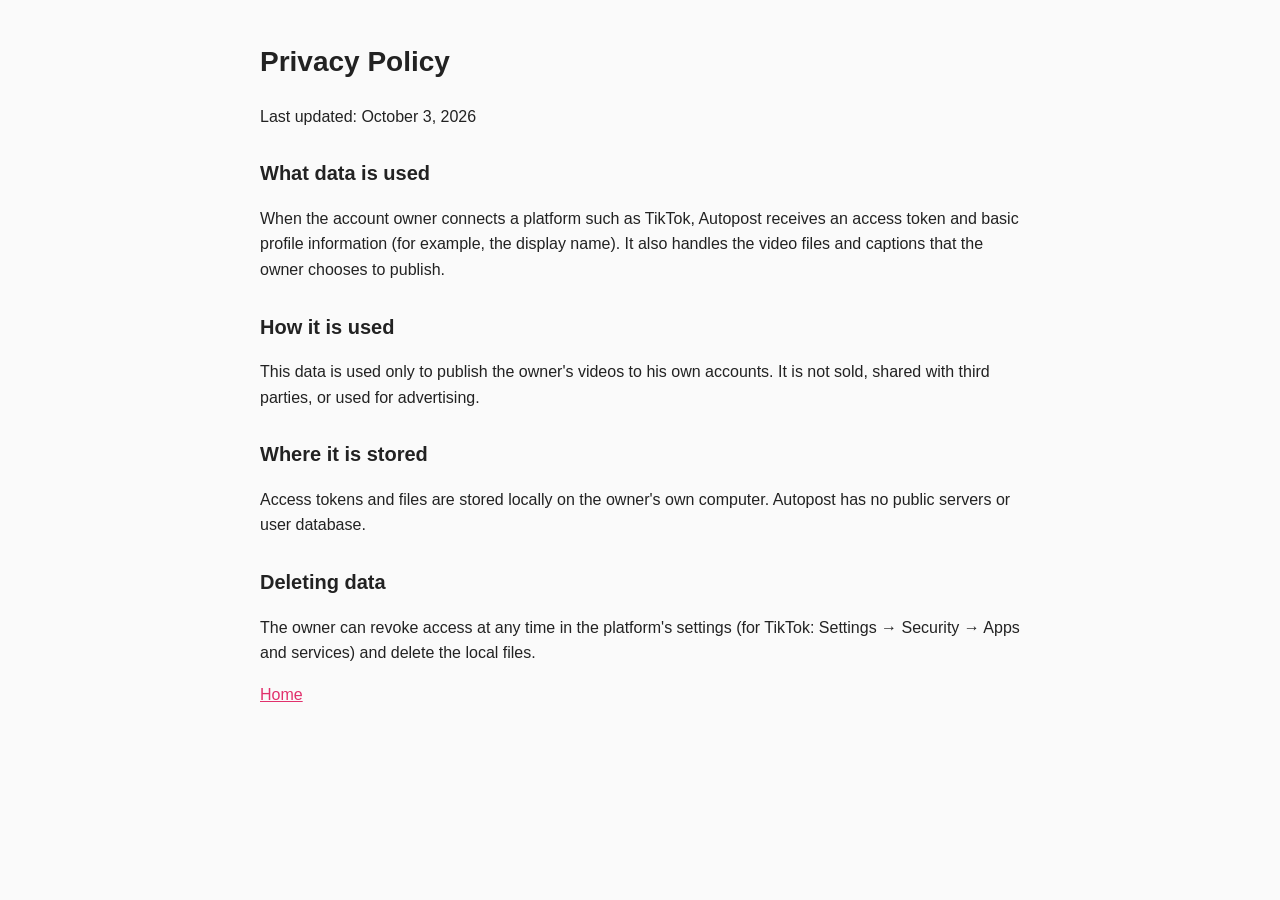
<file: privacy.html>
<!doctype html><html lang="en"><head><meta charset="utf-8"><meta name="viewport" content="width=device-width,initial-scale=1">
<title>Privacy Policy — Autopost</title><link rel="stylesheet" href="style.css"></head><body>
<h1>Privacy Policy</h1><p>Last updated: October 3, 2026</p>
<h2>What data is used</h2><p>When the account owner connects a platform such as TikTok, Autopost receives an access token and basic profile information (for example, the display name). It also handles the video files and captions that the owner chooses to publish.</p>
<h2>How it is used</h2><p>This data is used only to publish the owner's videos to his own accounts. It is not sold, shared with third parties, or used for advertising.</p>
<h2>Where it is stored</h2><p>Access tokens and files are stored locally on the owner's own computer. Autopost has no public servers or user database.</p>
<h2>Deleting data</h2><p>The owner can revoke access at any time in the platform's settings (for TikTok: Settings → Security → Apps and services) and delete the local files.</p>

<p><a href="index.html">Home</a></p></body></html>
</file>
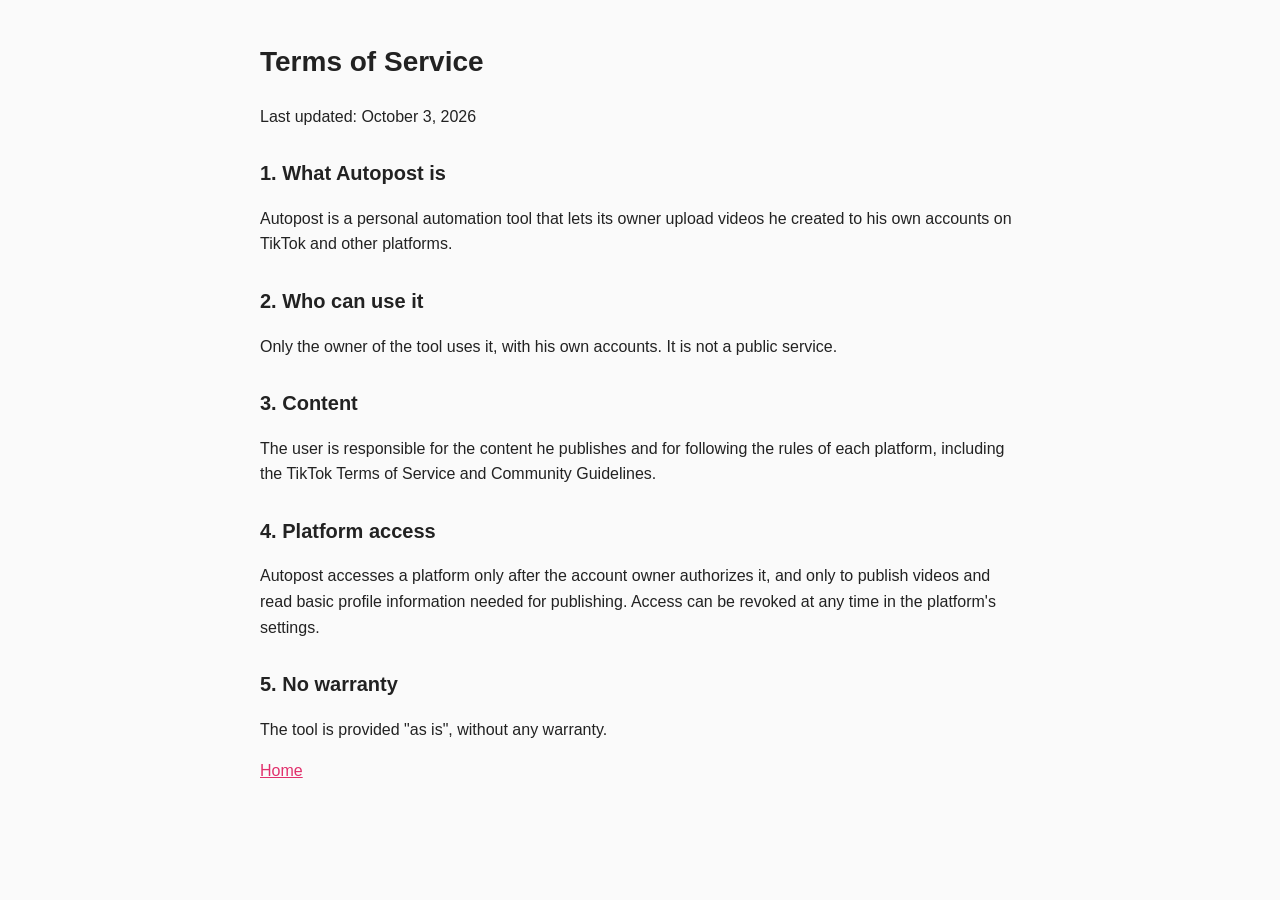
<file: terms.html>
<!doctype html><html lang="en"><head><meta charset="utf-8"><meta name="viewport" content="width=device-width,initial-scale=1">
<title>Terms of Service — Autopost</title><link rel="stylesheet" href="style.css"></head><body>
<h1>Terms of Service</h1><p>Last updated: October 3, 2026</p>
<h2>1. What Autopost is</h2><p>Autopost is a personal automation tool that lets its owner upload videos he created to his own accounts on TikTok and other platforms.</p>
<h2>2. Who can use it</h2><p>Only the owner of the tool uses it, with his own accounts. It is not a public service.</p>
<h2>3. Content</h2><p>The user is responsible for the content he publishes and for following the rules of each platform, including the TikTok Terms of Service and Community Guidelines.</p>
<h2>4. Platform access</h2><p>Autopost accesses a platform only after the account owner authorizes it, and only to publish videos and read basic profile information needed for publishing. Access can be revoked at any time in the platform's settings.</p>
<h2>5. No warranty</h2><p>The tool is provided "as is", without any warranty.</p>

<p><a href="index.html">Home</a></p></body></html>
</file>
<file: style.css>
body{font-family:-apple-system,BlinkMacSystemFont,"Segoe UI",sans-serif;max-width:760px;margin:40px auto;padding:0 16px;line-height:1.6;color:#222;background:#fafafa}
h1{font-size:28px}h2{font-size:20px;margin-top:28px}a{color:#e1306c}footer{margin-top:40px;font-size:13px;color:#777}
</file>
